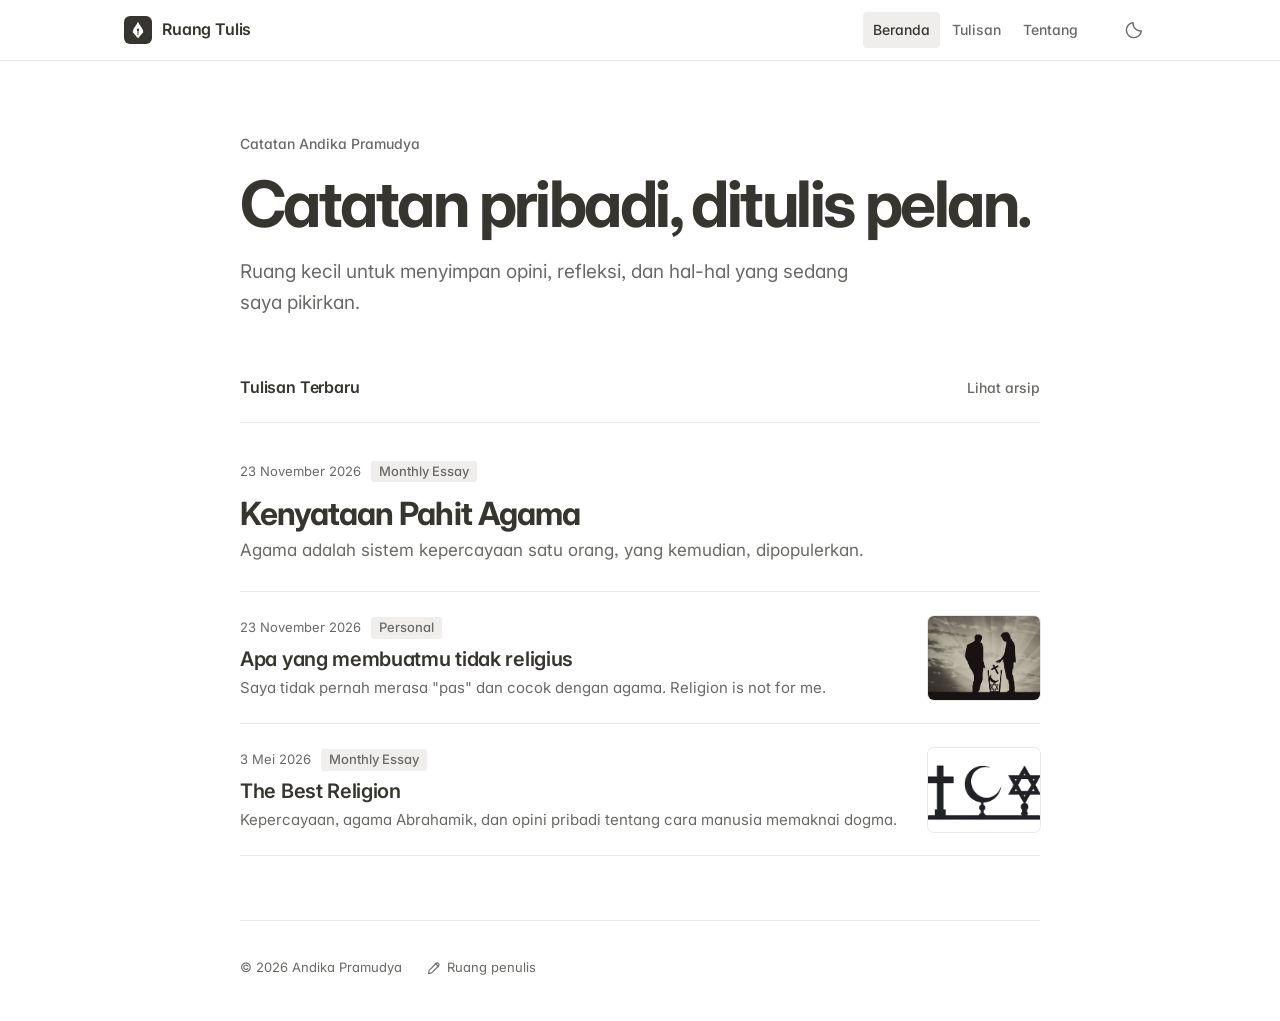
<file: index.html>
<!DOCTYPE html>
<html lang="id">
<head>
  <meta charset="UTF-8" />
  <meta name="viewport" content="width=device-width, initial-scale=1.0" />
  <title>Ruang Tulis</title>
  <meta name="description" content="Catatan pribadi Andika Pramudya: opini, refleksi, dan hal-hal yang sedang dipikirkan." />
  <meta name="theme-color" content="#ffffff" media="(prefers-color-scheme: light)" />
  <meta name="theme-color" content="#191919" media="(prefers-color-scheme: dark)" />
  <link rel="icon" href="favicon.svg" type="image/svg+xml" />
  <meta property="og:type" content="website" />
  <meta property="og:locale" content="id_ID" />
  <meta property="og:site_name" content="Ruang Tulis" />
  <meta property="og:title" content="Ruang Tulis" />
  <meta property="og:description" content="Catatan pribadi, ditulis pelan. Opini, refleksi, dan hal-hal yang sedang dipikirkan." />
  <meta property="og:url" content="https://andikapramudya-project.github.io/Ruang-Tulis/" />
  <meta property="og:image" content="https://andikapramudya-project.github.io/Ruang-Tulis/og-image.png" />
  <meta name="twitter:card" content="summary_large_image" />
  <link rel="preconnect" href="https://fonts.googleapis.com" />
  <link rel="preconnect" href="https://fonts.gstatic.com" crossorigin />
  <link rel="stylesheet" href="https://fonts.googleapis.com/css2?family=Inter:wght@400;500;600;700&display=swap" />
  <link rel="stylesheet" href="style.css" />
  <script src="theme-init.js"></script>
</head>
<body>
  <div class="read-progress" id="readProgress" aria-hidden="true"></div>
    <a class="skip-link" href="#main">Lewati ke isi</a>
  <header class="site-header">
    <div class="header-inner">
    <a href="#home" class="logo" data-page="home"><span class="logo-mark" data-icon="nib"></span>Ruang Tulis</a>

    <nav class="nav-menu" id="navMenu" aria-label="Navigasi utama">
      <a href="#home" data-page="home">Beranda</a>
      <a href="#archive" data-page="archive">Tulisan</a>
      <a href="#about" data-page="about">Tentang</a>
    </nav>

    <div class="header-actions">
      <button class="theme-toggle" id="themeToggle" type="button" aria-label="Ganti tema">
        <span data-icon="moon"></span>
      </button>
      <button class="menu-toggle" id="menuToggle" type="button" aria-label="Buka menu" aria-expanded="false" aria-controls="navMenu">
        <span data-icon="menu"></span>
      </button>
    </div>
    </div>
  </header>

  <main id="main" tabindex="-1">
    <section id="home" class="page active">
      <div class="container hero">
        <p class="eyebrow">Catatan Andika Pramudya</p>
        <h1>Catatan pribadi, ditulis pelan.</h1>
        <p class="hero-text">
          Ruang kecil untuk menyimpan opini, refleksi, dan hal-hal yang sedang saya pikirkan.
        </p>
      </div>

      <div class="container section">
        <div class="section-header">
          <div>
            <h2>Tulisan Terbaru</h2>
          </div>
          <a href="#archive" class="text-link" data-page="archive">Lihat arsip</a>
        </div>

        <div class="post-list compact" id="latestPosts" aria-live="polite" aria-busy="true">
          <span class="sr-only">Memuat tulisan…</span><div class="skeleton" aria-hidden="true"><i></i><i></i><i></i></div><div class="skeleton" aria-hidden="true"><i></i><i></i><i></i></div><div class="skeleton" aria-hidden="true"><i></i><i></i><i></i></div>
        </div>
      </div>
    </section>

    <section id="weekly" class="page">
      <div class="container page-title">
        <h1>Weekly Notes</h1>
        <p>Catatan mingguan yang lebih ringan, pendek, dan dekat dengan hal sehari-hari.</p>
        <nav class="section-nav" aria-label="Jenis tulisan"><a href="#archive" data-page="archive">Semua tulisan</a><a href="#weekly" data-page="weekly">Weekly Notes</a><a href="#monthly" data-page="monthly">Monthly Essays</a></nav>
      </div>

      <div class="container post-list" id="weeklyPosts">
        <p class="empty-state">Memuat tulisan...</p>
      </div>
    </section>

    <section id="monthly" class="page">
      <div class="container page-title">
        <h1>Monthly Essays</h1>
        <p>Tulisan yang lebih panjang dan pelan, biasanya berisi opini atau rangkuman pemikiran.</p>
        <nav class="section-nav" aria-label="Jenis tulisan"><a href="#archive" data-page="archive">Semua tulisan</a><a href="#weekly" data-page="weekly">Weekly Notes</a><a href="#monthly" data-page="monthly">Monthly Essays</a></nav>
      </div>

      <div class="container post-list" id="monthlyPosts">
        <p class="empty-state">Memuat tulisan...</p>
      </div>
    </section>

    <section id="archive" class="page">
      <div class="container page-title">
        <h1>Tulisan</h1>
        <p>Opini, catatan, dan pemikiran dari waktu ke waktu. Tersusun dari yang terbaru.</p>
      </div>

      <div class="container archive">
        <div class="archive-filter" id="archiveFilter">
          <button class="filter-btn active" type="button" data-filter="all" aria-pressed="true">Semua</button>
          <button class="filter-btn" type="button" data-filter="weekly" aria-pressed="false">Weekly</button>
          <button class="filter-btn" type="button" data-filter="monthly" aria-pressed="false">Monthly</button>
          <button class="filter-btn" type="button" data-filter="personal" aria-pressed="false">Personal</button>
        </div>

        <div id="archiveList" aria-live="polite">
          <p class="empty-state">Memuat arsip...</p>
        </div>
      </div>
    </section>

    <section id="about" class="page">
      <div class="container article-body">
        <h1>Halo, saya menulis di sini.</h1>

        <p>
          Blog ini adalah tempat saya menyimpan catatan mingguan, opini bulanan,
          dan hal-hal yang sedang saya pikirkan. Tidak semuanya harus selesai.
          Tidak semuanya harus besar. Kadang tulisan kecil pun cukup untuk
          membuat sesuatu terasa lebih jelas.
        </p>

        <p>
          Saya menulis tentang kehidupan sehari-hari, teknologi, buku,
          produktivitas, internet, dan refleksi personal. Gaya tulisannya santai,
          pelan, dan sebisa mungkin jujur.
        </p>

        <h2>Topik yang sering muncul</h2>
        <ul>
          <li>Refleksi mingguan</li>
          <li>Opini tentang internet dan teknologi</li>
          <li>Buku dan kebiasaan membaca</li>
          <li>Produktivitas yang manusiawi</li>
          <li>Catatan personal</li>
        </ul>
      </div>
    </section>

    <section id="article" class="page">
      <article class="container article-body" id="articleContent">
        <a href="#home" class="back-link" data-page="home">&larr; Kembali ke Home</a>
        <p>Memuat artikel...</p>
      </article>
    </section>
  </main>

  <footer class="site-footer">
    <p>&copy; 2026 Andika Pramudya</p>
    <a href="tulis.html"><span data-icon="pen"></span>Ruang penulis</a>
  </footer>

  <script src="ui.js"></script>
  <script src="assets/renderer.js"></script>
  <script type="module" src="script.js"></script>
</body>
</html>
</file>
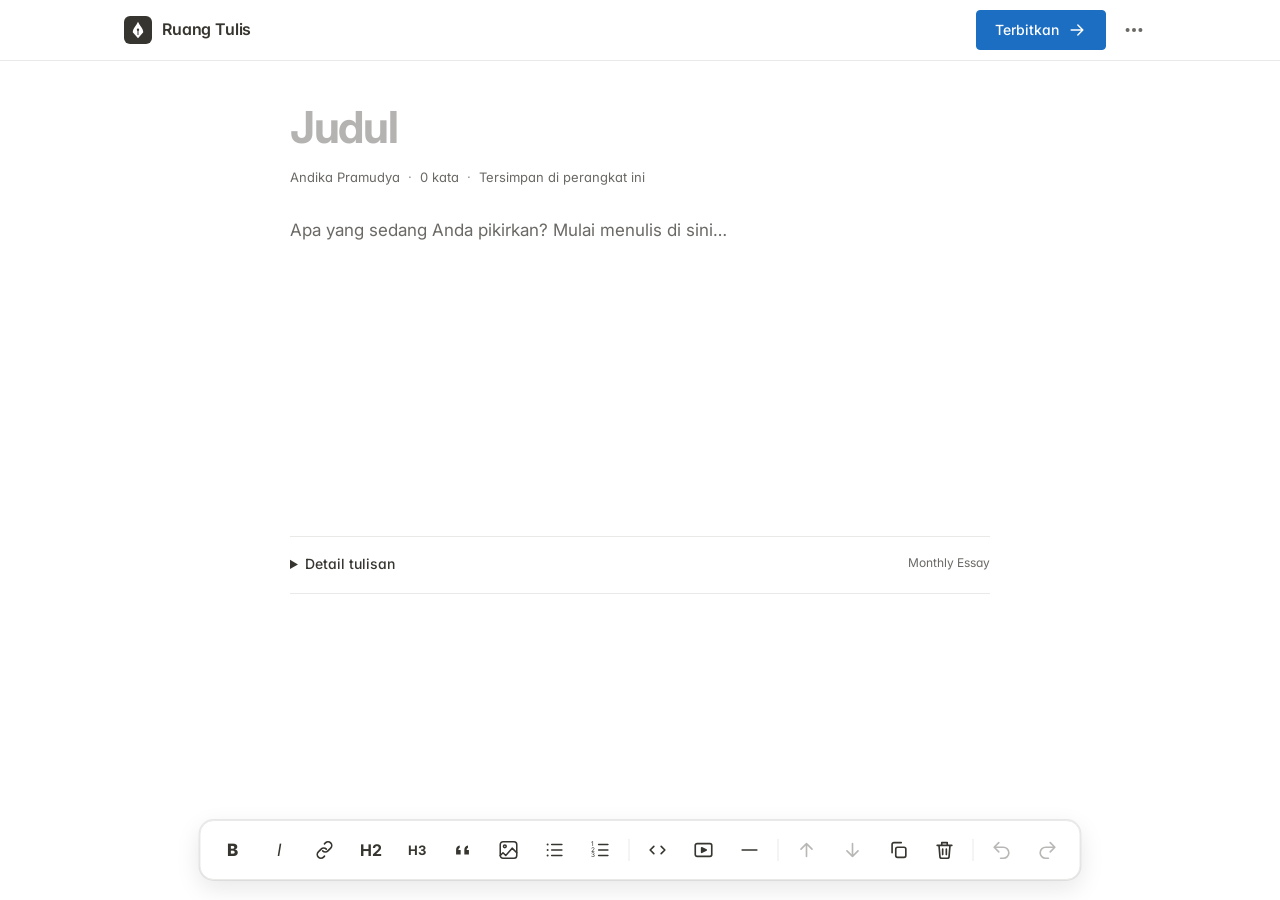
<file: tulis.html>
<!doctype html>
<html lang="id">
<head>
  <meta charset="utf-8"><meta name="viewport" content="width=device-width, initial-scale=1">
  <meta name="robots" content="noindex,nofollow"><meta name="referrer" content="strict-origin-when-cross-origin">
  <title>Ruang Penulis — Ruang Tulis</title>
  <link rel="icon" href="favicon.svg" type="image/svg+xml"><link rel="preconnect" href="https://fonts.googleapis.com"><link rel="preconnect" href="https://fonts.gstatic.com" crossorigin><link rel="stylesheet" href="https://fonts.googleapis.com/css2?family=Inter:wght@400;500;600;700&display=swap"><link rel="stylesheet" href="style.css"><link rel="stylesheet" href="editor.css">
  <script src="theme-init.js"></script>
</head>
<body class="writer-page">
  <a class="skip-link" href="#postTitle">Lewati ke tulisan</a>
  <header class="site-header writer-topbar">
    <div class="header-inner writer-header">
      <a href="index.html" class="logo"><span class="logo-mark" data-icon="nib"></span>Ruang Tulis</a>
      <div class="writer-actions">
        <button class="button button-primary" id="publishButton" type="button">Terbitkan<span data-icon="arrow"></span></button>
        <button class="icon-button" id="menuButton" type="button" aria-label="Menu penulis" aria-haspopup="true" aria-expanded="false" aria-controls="writerMenu"><svg viewBox="0 0 24 24" width="22" height="22" fill="none" stroke="currentColor" stroke-width="1.8" stroke-linecap="round" stroke-linejoin="round" aria-hidden="true"><circle cx="5" cy="12" r="1.3" fill="currentColor"/><circle cx="12" cy="12" r="1.3" fill="currentColor"/><circle cx="19" cy="12" r="1.3" fill="currentColor"/></svg></button>
      </div>
      <div class="writer-menu" id="writerMenu" hidden>
        <button type="button" id="libraryButton"><span data-icon="book"></span>Draf dan tulisan</button>
        <button type="button" id="previewButton"><span data-icon="image"></span>Pratinjau</button>
        <button type="button" id="exportButton">Simpan salinan Markdown</button>
        <div class="menu-row"><span>Tema gelap atau terang</span><button class="theme-toggle" id="themeToggle" type="button" aria-label="Ganti tema"></button></div>
        <div class="menu-connection"><strong id="connectionTitle">Draft milik Anda.</strong><p id="connectionDescription">Tersimpan di perangkat ini. Hubungkan GitHub saat siap menerbitkan.</p><button class="button" id="connectButton" type="button">Hubungkan GitHub</button></div>
        <a href="index.html" class="menu-link">Kembali membaca</a>
      </div>
    </div>
  </header>
  <main class="writer-shell">
    <div id="editorNotice" class="editor-notice" role="status" hidden></div>
    <div id="publicationResult" class="publication-result" role="status" hidden></div>
    <textarea id="postTitle" class="writer-title" rows="1" maxlength="180" placeholder="Judul" aria-label="Judul tulisan" aria-describedby="titleHint"></textarea>
    <p id="titleHint" hidden>Tulis judul, lalu pindah ke isi tulisan di bawah.</p>
    <div class="writer-byline"><span>Andika Pramudya</span><span class="meta-divider">·</span><span id="wordCount">0 kata</span><span class="meta-divider">·</span><span id="saveStatus" role="status" aria-live="polite">Menyiapkan draft…</span></div>
    <div id="writingArea" class="writing-area article-body"><p class="loading-state">Menyiapkan ruang menulis…</p></div>
    <details class="publishing-details" id="postDetails">
      <summary>Detail tulisan <span id="categorySummary">Monthly Essay</span></summary>
      <div class="detail-grid">
        <label>Kategori<select id="postCategory"><option>Monthly Essay</option><option>Weekly Note</option><option>Personal</option></select></label>
        <label>Tanggal<input id="postDate" type="date" required></label>
        <label class="full-width">Alamat tulisan<input id="postSlug" maxlength="90" placeholder="otomatis-dari-judul" spellcheck="false" pattern="[a-z0-9]+(-[a-z0-9]+)*"><span class="field-hint">Dibuat otomatis. Alamat tulisan yang sudah terbit tetap sama.</span></label>
        <label class="full-width">Ringkasan<textarea id="postExcerpt" rows="3" maxlength="400" placeholder="Otomatis dari paragraf pertama, atau tulis ringkasan sendiri."></textarea></label>
      </div>
    </details>
    <noscript><p class="empty-state">Aktifkan JavaScript untuk menggunakan editor.</p></noscript>
  </main>
  <div class="format-bar" id="formatBar" role="toolbar" aria-label="Format tulisan">
    <button type="button" data-command="bold" aria-label="Tebal (Ctrl+B)" aria-pressed="false" title="Tebal (Ctrl+B)"><strong>B</strong></button>
    <button type="button" data-command="italic" aria-label="Miring (Ctrl+I)" aria-pressed="false" title="Miring (Ctrl+I)"><em>I</em></button>
    <button type="button" data-command="link" aria-label="Tambah atau ubah tautan" aria-pressed="false" title="Tautan"><svg viewBox="0 0 24 24" width="22" height="22" fill="none" stroke="currentColor" stroke-width="1.8" stroke-linecap="round" stroke-linejoin="round" aria-hidden="true"><path d="M10 13a4 4 0 0 0 5.7 0l3-3a4 4 0 0 0-5.7-5.7l-1 1M14 11a4 4 0 0 0-5.7 0l-3 3A4 4 0 0 0 11 19.7l1-1"/></svg></button>
    <button type="button" data-command="h2" aria-label="Judul bagian" aria-pressed="false" title="Judul bagian"><span class="fb-text">H2</span></button>
    <button type="button" data-command="h3" aria-label="Subjudul" aria-pressed="false" title="Subjudul"><span class="fb-text fb-small">H3</span></button>
    <button type="button" data-command="blockquote" aria-label="Kutipan" aria-pressed="false" title="Kutipan"><svg viewBox="0 0 24 24" width="22" height="22" aria-hidden="true"><path d="M5 17v-5a5 5 0 0 1 4-5v2.5A2.5 2.5 0 0 0 7.5 12H10v5zM14 17v-5a5 5 0 0 1 4-5v2.5A2.5 2.5 0 0 0 16.5 12H19v5z" fill="currentColor"/></svg></button>
    <button type="button" id="imageButton" aria-label="Tambah gambar" title="Tambah gambar"><span data-icon="image"></span></button>
    <button type="button" data-command="bulletList" aria-label="Daftar poin" aria-pressed="false" title="Daftar poin"><svg viewBox="0 0 24 24" width="22" height="22" fill="none" stroke="currentColor" stroke-width="1.8" stroke-linecap="round" stroke-linejoin="round" aria-hidden="true"><path d="M9 6h11M9 12h11M9 18h11"/><circle cx="4.5" cy="6" r="1.1" fill="currentColor" stroke="none"/><circle cx="4.5" cy="12" r="1.1" fill="currentColor" stroke="none"/><circle cx="4.5" cy="18" r="1.1" fill="currentColor" stroke="none"/></svg></button>
    <button type="button" data-command="orderedList" aria-label="Daftar nomor" aria-pressed="false" title="Daftar nomor"><svg viewBox="0 0 24 24" width="22" height="22" fill="none" stroke="currentColor" stroke-width="1.8" stroke-linecap="round" stroke-linejoin="round" aria-hidden="true"><path d="M10 6h10M10 12h10M10 18h10"/><text x="2" y="8" font-size="7" fill="currentColor" stroke="none">1</text><text x="2" y="14" font-size="7" fill="currentColor" stroke="none">2</text><text x="2" y="20" font-size="7" fill="currentColor" stroke="none">3</text></svg></button>
    <span class="toolbar-divider" aria-hidden="true"></span>
    <button type="button" data-command="code" aria-label="Kode (teks terpilih jadi kode sebaris, selain itu blok kode)" aria-pressed="false" title="Kode (teks terpilih jadi kode sebaris, selain itu blok kode)"><svg viewBox="0 0 24 24" width="22" height="22" fill="none" stroke="currentColor" stroke-width="1.8" stroke-linecap="round" stroke-linejoin="round" aria-hidden="true"><path d="m8 8-4 4 4 4M16 8l4 4-4 4"/></svg></button>
    <button type="button" data-command="embed" aria-label="Sematkan video atau media sosial" title="Sematkan video atau media sosial"><svg viewBox="0 0 24 24" width="22" height="22" fill="none" stroke="currentColor" stroke-width="1.8" stroke-linecap="round" stroke-linejoin="round" aria-hidden="true"><rect x="3" y="5" width="18" height="14" rx="2"/><path d="m10 9.5 5 2.5-5 2.5z" fill="currentColor"/></svg></button>
    <button type="button" data-command="hr" aria-label="Garis pemisah" title="Garis pemisah"><svg viewBox="0 0 24 24" width="22" height="22" fill="none" stroke="currentColor" stroke-width="1.8" stroke-linecap="round" stroke-linejoin="round" aria-hidden="true"><path d="M4 12h16"/></svg></button>
    <span class="toolbar-divider" aria-hidden="true"></span>
    <button type="button" data-command="moveUp" aria-label="Naikkan blok (Alt+↑)" title="Naikkan blok (Alt+↑)"><svg viewBox="0 0 24 24" width="22" height="22" fill="none" stroke="currentColor" stroke-width="1.8" stroke-linecap="round" stroke-linejoin="round" aria-hidden="true"><path d="M12 19V5M6 11l6-6 6 6"/></svg></button>
    <button type="button" data-command="moveDown" aria-label="Turunkan blok (Alt+↓)" title="Turunkan blok (Alt+↓)"><svg viewBox="0 0 24 24" width="22" height="22" fill="none" stroke="currentColor" stroke-width="1.8" stroke-linecap="round" stroke-linejoin="round" aria-hidden="true"><path d="M12 5v14M6 13l6 6 6-6"/></svg></button>
    <button type="button" data-command="duplicate" aria-label="Gandakan blok" title="Gandakan blok"><svg viewBox="0 0 24 24" width="22" height="22" fill="none" stroke="currentColor" stroke-width="1.8" stroke-linecap="round" stroke-linejoin="round" aria-hidden="true"><rect x="9" y="9" width="11" height="11" rx="2"/><path d="M5 15V6a2 2 0 0 1 2-2h8"/></svg></button>
    <button type="button" data-command="deleteBlock" aria-label="Hapus blok" title="Hapus blok"><svg viewBox="0 0 24 24" width="22" height="22" fill="none" stroke="currentColor" stroke-width="1.8" stroke-linecap="round" stroke-linejoin="round" aria-hidden="true"><path d="M4 7h16M10 11v6M14 11v6M6 7l1 12a2 2 0 0 0 2 2h6a2 2 0 0 0 2-2l1-12M9 7V4h6v3"/></svg></button>
    <span class="toolbar-divider" aria-hidden="true"></span>
    <button type="button" data-command="undo" aria-label="Urungkan" title="Urungkan"><svg viewBox="0 0 24 24" width="22" height="22" fill="none" stroke="currentColor" stroke-width="1.8" stroke-linecap="round" stroke-linejoin="round" aria-hidden="true"><path d="M9 14 4 9l5-5M4 9h10a6 6 0 0 1 0 12h-3"/></svg></button>
    <button type="button" data-command="redo" aria-label="Ulangi" title="Ulangi"><svg viewBox="0 0 24 24" width="22" height="22" fill="none" stroke="currentColor" stroke-width="1.8" stroke-linecap="round" stroke-linejoin="round" aria-hidden="true"><path d="m15 14 5-5-5-5M20 9H10a6 6 0 0 0 0 12h3"/></svg></button>
    <button type="button" id="moreFormatsButton" aria-haspopup="dialog" hidden aria-label="Format lainnya"></button>
  </div>
  <input id="imageInput" type="file" accept="image/jpeg,image/png,image/webp,image/gif" multiple hidden>
  <dialog id="libraryDialog" aria-labelledby="libraryTitle"><div class="dialog-heading"><h2 id="libraryTitle">Ruang tulisan Anda</h2><button type="button" class="icon-button" data-close-dialog aria-label="Tutup"><span data-icon="close"></span></button></div><button class="button button-primary" id="newDraftButton" type="button"><span data-icon="plus"></span>Tulisan baru</button><h3 class="dialog-section-title">Draft di perangkat ini</h3><div id="draftList"></div><h3 class="dialog-section-title">Sudah terbit</h3><p class="field-hint" id="publishedHint">Hubungkan GitHub untuk menyunting versi terbaru.</p><div id="publishedList"></div><button class="button library-connect" id="libraryConnectButton" type="button">Hubungkan GitHub</button></dialog>
  <dialog id="formatsDialog" aria-labelledby="formatsHeading"><div class="dialog-heading"><h2 id="formatsHeading">Format lainnya</h2><button type="button" class="icon-button" data-close-dialog aria-label="Tutup"><span data-icon="close"></span></button></div><div class="format-options" role="group" aria-label="Format tambahan"><button class="button" type="button" data-command="h3" aria-pressed="false">Subjudul</button><button class="button" type="button" data-command="blockquote" aria-pressed="false">Kutipan</button><button class="button" type="button" data-command="bulletList" aria-pressed="false">Daftar poin</button><button class="button" type="button" data-command="orderedList" aria-pressed="false">Daftar nomor</button><button class="button" type="button" data-command="undo">Urungkan</button><button class="button" type="button" data-command="redo">Ulangi</button></div></dialog>
  <dialog id="previewDialog" class="preview-dialog" aria-labelledby="previewHeading"><div class="dialog-heading"><h2 id="previewHeading">Pratinjau tulisan</h2><button type="button" class="icon-button" data-close-dialog aria-label="Tutup pratinjau"><span data-icon="close"></span></button></div><article id="previewContent" class="article-body"></article></dialog>
  <dialog id="linkDialog" aria-labelledby="linkHeading"><form id="linkForm"><div class="dialog-heading"><h2 id="linkHeading">Tautan</h2><button type="button" class="icon-button" data-close-dialog aria-label="Tutup"><span data-icon="close"></span></button></div><label>Alamat tautan<input id="linkUrl" type="url" placeholder="https://" required></label><div class="dialog-actions"><button class="button button-quiet" id="removeLinkButton" type="button">Hapus tautan</button><button class="button button-primary" type="submit">Simpan tautan</button></div></form></dialog>
  <dialog id="imageDialog" aria-labelledby="imageHeading"><form id="imageForm"><div class="dialog-heading"><h2 id="imageHeading">Detail gambar</h2><button type="button" class="icon-button" data-close-dialog aria-label="Tutup"><span data-icon="close"></span></button></div><label>Deskripsi gambar<input id="imageAlt" maxlength="300" placeholder="Jelaskan isi gambar untuk pembaca layar" required></label><label>Keterangan (opsional)<input id="imageCaption" maxlength="300" placeholder="Keterangan atau sumber gambar"></label><div class="dialog-actions"><button class="button button-primary" type="submit">Simpan</button></div></form></dialog>
  <dialog id="imageSourceDialog" aria-labelledby="imageSourceHeading"><form id="imageUrlForm"><div class="dialog-heading"><h2 id="imageSourceHeading">Tambah gambar</h2><button type="button" class="icon-button" data-close-dialog aria-label="Tutup"><span data-icon="close"></span></button></div><button class="button button-primary" id="pickImageFile" type="button"><span data-icon="image"></span>Pilih dari perangkat</button><p class="dialog-or">atau</p><label>Alamat gambar<input id="imageUrl" type="url" placeholder="https://contoh.com/gambar.jpg" required></label><span class="field-hint">Gambar diunduh dan disimpan di blog saat Anda menerbitkan. Format JPEG, PNG, WebP, atau GIF.</span><div class="dialog-actions"><button class="button button-primary" type="submit">Tambah dari alamat</button></div></form></dialog>
  <dialog id="embedDialog" aria-labelledby="embedHeading"><form id="embedForm"><div class="dialog-heading"><h2 id="embedHeading">Sematkan media</h2><button type="button" class="icon-button" data-close-dialog aria-label="Tutup"><span data-icon="close"></span></button></div><label>Alamat tautan<input id="embedUrl" type="url" placeholder="https://www.youtube.com/watch?v=…" required></label><span class="field-hint">Didukung: YouTube, X (Twitter), Instagram, Facebook, Telegram, dan TikTok.</span><div class="dialog-actions"><button class="button button-primary" type="submit">Sematkan</button></div></form></dialog>
  <dialog id="draftChoiceDialog" aria-labelledby="draftChoiceTitle"><div class="dialog-heading"><h2 id="draftChoiceTitle">Ada draf di perangkat ini</h2><button type="button" class="icon-button" data-close-dialog aria-label="Tutup"><span data-icon="close"></span></button></div><p id="draftChoiceText"></p><div class="draft-choice-actions"><button class="button button-primary" id="useLocalDraft" type="button">Lanjutkan draf di perangkat<small id="draftChoiceTime"></small></button><button class="button" id="useRemoteDraft" type="button">Ambil versi terbaru dari GitHub<small>Draf lain untuk tulisan ini di perangkat dihapus</small></button><button class="button button-quiet" type="button" data-close-dialog>Batal</button></div></dialog>
  <div class="opening-overlay" id="openingOverlay" role="status" aria-live="polite" hidden><div class="opening-box"><p id="openingText">Membuka tulisan…</p><div class="dialog-actions"><button class="button button-quiet" id="openingClose" type="button" hidden>Tutup</button><button class="button button-primary" id="openingConnect" type="button" hidden>Hubungkan GitHub</button></div></div></div>
  <dialog id="setupDialog" aria-labelledby="setupHeading"><div class="dialog-heading"><h2 id="setupHeading">Hubungkan ruang menulis</h2><button type="button" class="icon-button" data-close-dialog aria-label="Tutup"><span data-icon="close"></span></button></div><p>Menulis dan menyimpan draft sudah bisa digunakan. Penerbitan memerlukan aktivasi layanan satu kali oleh pemilik blog.</p><ol><li>Aktifkan layanan penerbitan Cloudflare.</li><li>Daftarkan login GitHub untuk Ruang Tulis.</li><li>Isi alamat layanan pada konfigurasi website.</li></ol><p>Sesudah terhubung, cukup masuk dengan GitHub lalu klik Terbitkan.</p><a class="button" href="https://github.com/andikapramudya-project/Ruang-Tulis/blob/main/docs/AKTIVASI-EDITOR.md" target="_blank" rel="noopener">Buka panduan aktivasi <span data-icon="arrow"></span></a></dialog>
  <script src="site.config.js"></script><script src="ui.js"></script><script type="module" src="assets/editor.js"></script><script src="manage.js" defer></script><script src="writer-ui.js" defer></script>
</body>
</html>
</file>
<file: style.css>
/* ==========================================================================
   Ruang Tulis — bersih, modern, minimal (gaya Notion)
   Struktur: 1) token  2) dasar  3) header  4) tombol  5) beranda  6) daftar tulisan
            7) arsip  8) artikel  9) footer  10) animasi  11) responsif
   Semua nama variabel (--bg, --text, dst.) dipakai juga oleh editor.css.
   ========================================================================== */

/* 1) TOKEN -------------------------------------------------------------- */
:root {
  color-scheme: light;
  --bg: #ffffff;
  --text: #37352f;
  --text-muted: #6b6965;
  --surface: #f7f6f3;
  --surface-hover: #efeeec;
  --border: #e9e9e7;
  --control-border: #8e8b86;
  --accent: #1b6ec2;
  --on-accent: #ffffff;
  --quote-bg: #f7f6f3;
  --danger: #a32c27;
  --success: #246348;


  --font-main: Inter, ui-sans-serif, -apple-system, BlinkMacSystemFont, "Segoe UI", Helvetica, Arial, sans-serif;
  --font-display: var(--font-main);

  --space-1: 4px; --space-2: 8px; --space-3: 12px; --space-4: 16px;
  --space-6: 24px; --space-8: 32px; --space-12: 48px; --space-16: 64px;
  --radius-control: 4px; --radius-panel: 6px; --radius-dialog: 10px;
  --shadow: 0 0 0 1px rgb(55 53 47 / .09), 0 8px 24px rgb(15 15 15 / .1);

  --motion-fast: 120ms; --motion-base: 160ms; --motion-panel: 180ms;
  --max-width: 800px; --reading-width: 700px; --wide-width: 1080px;
}
:root[data-theme="dark"] {
  color-scheme: dark;
  --bg: #191919; --text: #ebebea; --text-muted: #9b9a97;
  --surface: #252525; --surface-hover: #2f2f2f; --border: #373737;
  --control-border: #787774; --accent: #529cca; --on-accent: #0b1a26;
  --quote-bg: #252525; --danger: #ffaaa4; --success: #9ad6b6;
  --shadow: 0 0 0 1px rgb(255 255 255 / .08), 0 12px 32px rgb(0 0 0 / .45);
}

/* 2) DASAR -------------------------------------------------------------- */
* { box-sizing: border-box; }
html { scroll-behavior: smooth; scroll-padding-top: 90px; }
body {
  margin: 0; background: var(--bg); color: var(--text);
  font: 400 16px/1.6 var(--font-main); -webkit-font-smoothing: antialiased;
  font-feature-settings: "cv11", "ss03"; /* bentuk huruf Inter yang lebih tegas */
  transition: background-color var(--motion-base), color var(--motion-base);
}
a { color: inherit; text-decoration: none; text-underline-offset: 3px; }
a:hover { text-decoration: underline; text-decoration-thickness: 1px; }
button, input, select, textarea { font: inherit; color: inherit; }
button, a, input, select, textarea, summary { touch-action: manipulation; }
button, summary { cursor: pointer; }
button { transition: background-color var(--motion-fast), color var(--motion-fast), border-color var(--motion-fast); }
button:disabled { opacity: .55; cursor: not-allowed; }
:focus-visible { outline: 2px solid var(--accent); outline-offset: 3px; }
h1:focus, h2:focus, [tabindex="-1"]:focus { outline: none; }
[hidden] { display: none !important; }
img, svg { max-width: 100%; }
img { display: block; height: auto; }
svg { flex-shrink: 0; vertical-align: middle; }
::selection { background: color-mix(in srgb, var(--accent) 25%, transparent); }

h1, h2, h3 { font-family: var(--font-display); font-weight: 600; line-height: 1.2; overflow-wrap: anywhere; }
h1 { font-size: clamp(34px, 5.5vw, 48px); font-weight: 700; letter-spacing: -.035em; margin: 0 0 var(--space-6); }
h2 { font-size: 24px; letter-spacing: -.02em; margin: 0; }
h3 { font-size: 20px; letter-spacing: -.015em; margin: 0 0 8px; }
p { margin: 0 0 var(--space-4); }

.container { width: min(calc(100% - 48px), var(--max-width)); margin-inline: auto; }
.skip-link { position: fixed; top: -100px; left: 16px; z-index: 300; background: var(--bg); border: 1px solid var(--accent); padding: 10px 16px; border-radius: var(--radius-control); }
.skip-link:focus { top: 10px; }
.sr-only { position: absolute; width: 1px; height: 1px; overflow: hidden; clip-path: inset(50%); white-space: nowrap; }

/* label kategori (pil kecil abu-abu netral) */
.tag { display: inline-block; padding: 1px 8px; border-radius: 3px; font-size: 13px; font-weight: 500; line-height: 1.5; background: var(--surface-hover); color: var(--text-muted); white-space: nowrap; }

/* 3) HEADER ------------------------------------------------------------- */
.site-header { position: sticky; top: 0; z-index: 100; background: var(--bg); border-bottom: 1px solid var(--border); }
.header-inner { max-width: var(--wide-width); margin: auto; min-height: 60px; display: flex; align-items: center; gap: 24px; padding: 8px 24px; }
.logo { display: inline-flex; align-items: center; gap: 10px; font-size: 16px; font-weight: 600; letter-spacing: -.01em; white-space: nowrap; min-height: 44px; }
.logo:hover { text-decoration: none; }
.logo-mark { display: grid; place-items: center; width: 28px; height: 28px; background: var(--text); color: var(--bg); border-radius: 6px; }
.logo-mark svg { width: 24px; height: 24px; }
.nav-menu { display: flex; gap: 2px; margin-left: auto; }
.nav-menu a { display: inline-flex; align-items: center; min-height: 36px; padding: 6px 10px; border-radius: var(--radius-control); color: var(--text-muted); font-size: 14px; font-weight: 500; transition: background-color var(--motion-fast), color var(--motion-fast); }
.nav-menu a:hover, .nav-menu a.active { color: var(--text); background: var(--surface-hover); text-decoration: none; }
.header-actions { display: flex; align-items: center; gap: 4px; }
.icon-button, .theme-toggle, .menu-toggle { display: inline-flex; align-items: center; justify-content: center; width: 44px; min-width: 44px; height: 44px; padding: 0; border: 1px solid transparent; border-radius: var(--radius-control); background: transparent; color: var(--text-muted); }
.icon-button:hover, .theme-toggle:hover, .menu-toggle:hover { background: var(--surface-hover); color: var(--text); }
.menu-toggle { display: none; }

/* 4) TOMBOL ------------------------------------------------------------- */
.button { min-height: 44px; padding: 8px 16px; border: 1px solid var(--border); border-radius: var(--radius-control); display: inline-flex; align-items: center; justify-content: center; gap: 8px; background: var(--bg); font-size: 14px; font-weight: 500; line-height: 1.4; text-decoration: none; white-space: nowrap; box-shadow: 0 1px 1px rgb(15 15 15 / .04); }
.button:hover { background: var(--surface); text-decoration: none; }
.button-primary, .button-accent { background: var(--accent); border-color: var(--accent); color: var(--on-accent); box-shadow: none; }
.button-primary:hover, .button-accent:hover { background: var(--accent); filter: brightness(.93); }
.button-quiet { border-color: transparent; color: var(--text-muted); background: transparent; box-shadow: none; }
.button-quiet:hover { background: var(--surface-hover); color: var(--text); }
.text-link, .back-link, .read-more { display: inline-flex; align-items: center; gap: 8px; min-height: 44px; font-size: 14px; font-weight: 500; }
.text-link { color: var(--text-muted); }
.text-link:hover { color: var(--text); }

/* 5) BERANDA ------------------------------------------------------------ */
.page { display: none; }
.page.active { display: block; animation: page-in var(--motion-base) ease-out; }

.hero { padding-top: 72px; padding-bottom: 48px; }
.eyebrow { margin: 0 0 16px; color: var(--text-muted); font-size: 14px; font-weight: 500; line-height: 1.5; }
.hero h1 { max-width: 14em; font-size: clamp(40px, 7vw, 64px); line-height: 1.05; letter-spacing: -.04em; margin-bottom: 20px; }
.hero-text { max-width: 32em; color: var(--text-muted); font-size: 19px; line-height: 1.6; margin: 0; }
.hero-byline { display: flex; align-items: center; gap: 10px; margin-top: 22px; color: var(--text-muted); font-size: 14px; }
.byline-rule { width: 24px; height: 1px; background: var(--control-border); }
.section { padding-bottom: 64px; }
.section-header { display: flex; align-items: center; justify-content: space-between; gap: 16px; margin-bottom: 4px; padding-bottom: 12px; border-bottom: 1px solid var(--border); }
.section-header h2 { font-size: 16px; font-weight: 600; letter-spacing: -.01em; }

/* 6) DAFTAR TULISAN ----------------------------------------------------- */
.post-list { padding-bottom: 64px; }
.post-list.compact { padding-bottom: 0; }
.post-card { position: relative; padding: 24px 12px; margin-inline: -12px; border-radius: var(--radius-panel); display: grid; grid-template-columns: minmax(0, 1fr) 112px; gap: 6px 24px; align-items: center; transition: background-color var(--motion-fast); }
.post-card::before { content: ""; position: absolute; left: 12px; right: 12px; bottom: 0; height: 1px; background: var(--border); }
@media (hover: hover) { .post-card:hover { background: var(--surface); } }
.post-card .post-meta { grid-column: 1; grid-row: 1; }
.post-card .post-copy { grid-column: 1; grid-row: 2; min-width: 0; }
.post-card .post-cover { grid-column: 2; grid-row: 1 / span 2; }
.post-card h3 { font-size: 20px; line-height: 1.3; font-weight: 600; margin-bottom: 4px; }
.post-card h3 a:hover { text-decoration: none; }
.post-card p:not(.post-meta) { color: var(--text-muted); font-size: 15px; line-height: 1.6; margin: 0; display: -webkit-box; -webkit-box-orient: vertical; -webkit-line-clamp: 3; line-clamp: 3; overflow: hidden; }
.post-card .post-copy a::after { content: ""; position: absolute; inset: 0; }  /* seluruh kartu bisa diklik */
.post-meta { margin: 0; color: var(--text-muted); font-size: 13px; display: flex; flex-wrap: wrap; gap: 4px 10px; align-items: center; }
.post-cover { overflow: hidden; border-radius: var(--radius-panel); aspect-ratio: 4 / 3; background: var(--surface); box-shadow: 0 0 0 1px var(--border); }
.post-cover img { width: 100%; height: 100%; object-fit: cover; transition: transform 500ms cubic-bezier(.2, .7, .2, 1); }
@media (hover: hover) { .post-card:hover .post-cover img { transform: scale(1.05); } }
.read-more { display: none; }
.post-card:not(.has-cover) { grid-template-columns: minmax(0, 1fr); }
.post-card:not(.has-cover) .post-meta, .post-card:not(.has-cover) .post-copy { grid-column: 1; }

/* kartu unggulan: sampul lebar di atas, tanpa kotak */
.post-featured { grid-template-columns: 1fr; padding: 20px 12px 28px; gap: 14px; }
.post-featured .post-cover { grid-column: 1; grid-row: 1; aspect-ratio: 16 / 7; }
.post-featured .post-meta { grid-row: 2; }
.post-featured .post-copy { grid-row: 3; }
.post-featured h3 { font-size: clamp(26px, 4vw, 32px); line-height: 1.15; letter-spacing: -.03em; font-weight: 700; }
.post-featured p:not(.post-meta) { font-size: 17px; }

.page-title { padding-top: 56px; padding-bottom: 24px; }
.page-title h1 { font-size: clamp(34px, 5.5vw, 44px); }
.page-title > p:not(.eyebrow) { max-width: 34em; color: var(--text-muted); font-size: 17px; }
.section-nav { display: flex; flex-wrap: wrap; gap: 2px; margin-top: 20px; padding-top: 12px; border-top: 1px solid var(--border); }
.section-nav a { min-height: 36px; padding: 6px 10px; font-size: 14px; font-weight: 500; border-radius: var(--radius-control); color: var(--text-muted); display: inline-flex; align-items: center; }
.section-nav a:hover, .section-nav a.active { color: var(--text); background: var(--surface-hover); text-decoration: none; }

.empty-state { padding: 24px; border: 1px solid var(--border); border-radius: var(--radius-panel); background: var(--surface); color: var(--text-muted); font-size: 15px; line-height: 1.7; }
.empty-state strong { display: block; color: var(--text); font-weight: 600; margin-bottom: 4px; }
.empty-state .text-link { margin-top: 8px; color: var(--text); }
.loading-state { color: var(--text-muted); padding: 24px 0; font-size: 15px; display: flex; align-items: center; gap: 10px; }
.loading-dot { width: 7px; height: 7px; background: var(--text-muted); border-radius: 50%; animation: pulse 1s ease infinite alternate; }

/* kerangka tunggu (skeleton) */
.skeleton { display: grid; gap: 12px; padding: 24px 0; border-bottom: 1px solid var(--border); }
.skeleton i { display: block; height: 14px; border-radius: 3px; background: var(--surface-hover); animation: pulse 1s ease infinite alternate; }
.skeleton i:nth-child(1) { width: 28%; height: 11px; }
.skeleton i:nth-child(2) { width: 72%; height: 22px; }
.skeleton i:nth-child(3) { width: 90%; }

/* 7) ARSIP -------------------------------------------------------------- */
.archive { padding-bottom: 64px; }
.archive-filter { display: flex; flex-wrap: wrap; gap: 4px; margin-bottom: 28px; }
.filter-btn { min-height: 36px; padding: 6px 12px; border: 1px solid transparent; border-radius: var(--radius-control); background: transparent; color: var(--text-muted); font-size: 14px; font-weight: 500; }
.filter-btn:hover { background: var(--surface-hover); }
.filter-btn.active { color: var(--text); background: var(--surface-hover); }
.archive-group { margin: 0 0 32px; }
.archive-group h2 { font-size: 13px; font-weight: 600; letter-spacing: 0; color: var(--text-muted); margin-bottom: 4px; }
.archive-group ul { list-style: none; margin: 0; padding: 0; }
.archive-group li { display: grid; grid-template-columns: 64px minmax(0, 1fr) auto; gap: 16px; align-items: center; border-bottom: 1px solid var(--border); }
.archive-group a { padding-block: 12px; font-size: 16px; font-weight: 500; overflow-wrap: anywhere; }
.archive-group a:hover { text-decoration: underline; }
.archive-group time { font-size: 13px; color: var(--text-muted); }
.archive-group small { text-align: right; }

/* 8) ARTIKEL ------------------------------------------------------------ */
.article-body { max-width: min(var(--reading-width), calc(100% - 48px)); padding-top: 32px; padding-bottom: 72px; overflow-wrap: anywhere; font-size: 17px; line-height: 1.75; }
.article-body h1 { font-size: clamp(32px, 5.5vw, 44px); line-height: 1.12; margin: 20px 0 20px; }
.article-body h2 { font-size: 26px; margin: 44px 0 12px; }
.article-body h3 { font-size: 21px; margin: 32px 0 10px; }
.article-body p { margin: 0 0 1em; }
.article-body ul, .article-body ol { padding-left: 26px; }
.article-body li { margin: 6px 0; }
.article-body img { width: 100%; max-height: 80vh; object-fit: contain; background: var(--surface); margin: 28px 0; border-radius: var(--radius-panel); }
.article-body a:not(.back-link):not(.button):not(.pager-link) { color: var(--accent); text-decoration: underline; text-decoration-thickness: 1px; text-underline-offset: 3px; }
.article-body blockquote { margin: 24px 0; padding: 2px 0 2px 18px; border-left: 3px solid var(--text); }
.article-body blockquote.closing-quote { margin: 40px 0 24px; padding: 18px 22px; border: 0; background: var(--quote-bg); border-radius: var(--radius-panel); }
.article-body blockquote p { margin: 10px 0; }
.article-body hr { border: 0; border-top: 1px solid var(--border); margin: 36px 0; }
.article-body .after-closing-quote { display: none; }
.article-body pre { overflow-x: auto; border-radius: var(--radius-control); background: var(--surface); padding: 16px; font-size: 14px; }
.article-body code { background: var(--surface-hover); padding: 2px 5px; border-radius: 3px; font-size: .88em; }
.article-body pre code { padding: 0; background: none; }
.article-body figure { margin: 28px 0; }
.article-body figure img { margin: 0; }
figcaption { font-size: 14px; line-height: 1.6; color: var(--text-muted); text-align: center; margin-top: 8px; }
.broken-image { padding: 20px; background: var(--surface); border: 1px solid var(--border); color: var(--text-muted); font-size: 14px; border-radius: var(--radius-panel); }

/* breadcrumb */
.crumb-row { display: flex; align-items: center; justify-content: space-between; gap: 12px; flex-wrap: wrap; font-size: 14px; color: var(--text-muted); }
.crumbs { display: flex; align-items: center; gap: 6px; flex-wrap: wrap; }
.crumbs a { display: inline-flex; align-items: center; min-height: 36px; padding: 0 6px; margin-left: -6px; border-radius: var(--radius-control); color: var(--text-muted); }
.crumbs a:hover { background: var(--surface-hover); color: var(--text); text-decoration: none; }
.crumbs span[aria-hidden] { opacity: .6; }

/* satu baris info di bawah judul */
.article-body .article-meta { margin: 0 0 32px; font-size: 14px; color: var(--text-muted); }

/* bar progres baca di tepi atas layar (hanya halaman artikel) */
.read-progress { position: fixed; top: 0; left: 0; right: 0; height: 3px; z-index: 200; background: var(--text); transform: scaleX(0); transform-origin: left; pointer-events: none; opacity: 0; transition: opacity var(--motion-base); }
.read-progress.on { opacity: 1; }

.pager { display: grid; grid-template-columns: 1fr 1fr; gap: 12px; margin-top: 56px; }
.pager-link { display: block; padding: 14px 16px; border: 1px solid var(--border); border-radius: var(--radius-panel); color: var(--text); transition: background-color var(--motion-fast); }
.pager-link small { display: block; font-size: 13px; color: var(--text-muted); margin-bottom: 2px; }
.pager-link span { font-size: 16px; font-weight: 600; line-height: 1.35; }
.pager-link:hover { background: var(--surface); text-decoration: none; }
.pager-next { text-align: right; grid-column: 2; }
.pager-prev { grid-column: 1; }

/* 9) FOOTER ------------------------------------------------------------- */
.site-footer { width: min(calc(100% - 48px), var(--max-width)); margin: auto; border-top: 1px solid var(--border); padding: 24px 0 32px; display: flex; align-items: center; justify-content: flex-start; flex-wrap: wrap; gap: 0 24px; color: var(--text-muted); font-size: 13px; }
.site-footer p { margin: 0; }
.site-footer div { display: flex; flex-wrap: wrap; gap: 8px 20px; align-items: center; }
.site-footer a { display: inline-flex; align-items: center; gap: 6px; min-height: 44px; font-size: 13px; }
.site-footer a:hover { color: var(--text); }
.site-footer svg { width: 15px; height: 15px; }

/* 10) ANIMASI ----------------------------------------------------------- */
@keyframes page-in { from { opacity: 0; } to { opacity: 1; } }
@keyframes pulse { to { opacity: .4; } }
@media (prefers-reduced-motion: reduce) {
  *, *::before, *::after { animation: none !important; transition: none !important; scroll-behavior: auto !important; }
  html { scroll-behavior: auto; }
  .read-progress { display: none; }
}

/* 11) RESPONSIF --------------------------------------------------------- */
@media (max-width: 900px) {
  .header-inner { gap: 12px; padding-inline: 20px; }
}
@media (max-width: 740px) {
  .header-inner { min-height: 56px; padding: 6px 16px; }
  .header-actions { margin-left: auto; gap: 2px; }
  .menu-toggle { display: inline-flex; }
  .nav-menu { display: none; position: absolute; top: 55px; left: 12px; right: 12px; margin: 0; padding: 6px; flex-direction: column; border-radius: var(--radius-panel); background: var(--bg); box-shadow: var(--shadow); }
  .nav-menu.open { display: flex; animation: page-in var(--motion-panel) ease-out; }
  .nav-menu a { font-size: 16px; min-height: 46px; padding: 10px 12px; }
  .container { width: calc(100% - 40px); }
  .hero { padding: 44px 0 36px; }
  .hero-text { font-size: 17px; }
  .post-card { grid-template-columns: minmax(0, 1fr) 84px; gap: 6px 16px; padding: 20px 10px; margin-inline: -10px; }
  .post-card::before { left: 10px; right: 10px; }
  .post-card h3 { font-size: 18px; }
  .post-featured { grid-template-columns: minmax(0, 1fr); padding: 16px 10px 24px; }
  .post-featured .post-cover { aspect-ratio: 16 / 10; }
  .post-featured h3 { font-size: 25px; }
  .page-title { padding-top: 36px; padding-bottom: 16px; }
  .archive-group li { grid-template-columns: 52px minmax(0, 1fr); gap: 10px; }
  .archive-group small { display: none; }
  .article-body { max-width: calc(100% - 40px); padding-top: 20px; font-size: 16px; }
  .article-body h2 { font-size: 23px; }
  .pager { grid-template-columns: 1fr; }
  .pager-next, .pager-prev { grid-column: 1; text-align: left; }
  .site-footer { width: calc(100% - 40px); gap: 0 20px; }
}

/* Media sematan (YouTube, X, Instagram, Facebook, Telegram, TikTok) */
.article-body iframe[data-embed] { display: block; width: 100%; max-width: 100%; border: 0; margin: 24px 0; border-radius: var(--radius-control); background: var(--surface); }
.article-body iframe[data-embed="youtube"] { height: auto; aspect-ratio: 16 / 9; }
.article-body iframe[data-embed="twitter"] { max-width: 550px; }
.article-body iframe[data-embed="instagram"] { max-width: 540px; }
.article-body iframe[data-embed="facebook"] { max-width: 500px; }
.article-body iframe[data-embed="telegram"] { max-width: 480px; }
.article-body iframe[data-embed="tiktok"] { max-width: 325px; }
</file>
<file: editor.css>
.meta-divider {color:var(--control-border)}
.writing-area {padding:0;max-width:100%;min-height:320px}
.writing-area .tiptap {min-height:320px;outline:none}
.writing-area .tiptap:focus-visible {outline:0}
.writing-area .tiptap p:first-child {margin-top:0}
.tiptap p.is-editor-empty:first-child::before {color:var(--text-muted);content:attr(data-placeholder);float:left;height:0;pointer-events:none}
.tiptap .ProseMirror-selectednode {outline:2px solid var(--accent);outline-offset:4px}
.tiptap img {cursor:pointer}
.publishing-details {border-top:1px solid var(--border);border-bottom:1px solid var(--border);margin-bottom:24px}
.publishing-details summary {min-height:56px;padding:16px 0;font-size:14px;font-weight:500}
.publishing-details:not([open]) > :not(summary) {display:none}
.publishing-details summary span {float:right;font-size:12px;font-weight:400;color:var(--text-muted)}
.detail-grid {display:grid;grid-template-columns:1fr 1fr;gap:20px;padding:8px 0 24px}
label {display:flex;flex-direction:column;gap:8px;font-size:13px;font-weight:500}
input,select,textarea:not(.writer-title) {width:100%;min-height:44px;border:1px solid var(--control-border);border-radius:var(--radius-control);background:var(--bg);padding:10px 12px;font-size:15px;font-weight:400}
input:read-only {background:var(--surface);color:var(--text-muted)}
textarea:not(.writer-title) {resize:vertical}
.full-width {grid-column:1/-1}
.field-hint {font-size:12px;font-weight:400;color:var(--text-muted);line-height:1.65;margin:0}
.editor-notice,.publication-result {padding:16px 20px;border:1px solid var(--control-border);border-radius:var(--radius-panel);font-size:14px;margin-bottom:24px;line-height:1.7;background:var(--surface)}
.editor-notice[data-error="true"] {border-color:var(--danger);color:var(--danger)}
.publication-result a {display:inline-block;text-decoration:underline;margin-top:8px;font-weight:500}
dialog {max-width:560px;width:calc(100% - 32px);max-height:85dvh;overflow-y:auto;padding:28px;border:1px solid var(--border);border-radius:var(--radius-dialog);background:var(--bg);color:var(--text);box-shadow:var(--shadow);animation:page-in var(--motion-panel) ease-out}
dialog::backdrop {background:rgb(0 0 0 / .4)}
.dialog-heading {display:flex;justify-content:space-between;align-items:center;gap:12px;margin-bottom:24px}
.dialog-heading h2 {font-size:21px;letter-spacing:-.02em}
.dialog-heading .icon-button {margin-right:-10px}
.dialog-actions {display:flex;justify-content:flex-end;gap:8px;margin-top:24px}
.format-options {display:grid;grid-template-columns:1fr 1fr;gap:8px}
.format-options [aria-pressed="true"] {border-color:var(--text);background:var(--surface)}
.library-connect {margin-top:16px}
dialog label+label {margin-top:20px}
.dialog-section-title {font-size:13px;letter-spacing:0;color:var(--text-muted);font-weight:500;margin:28px 0 12px}
.library-item {display:flex;align-items:center;border-bottom:1px solid var(--border);gap:8px}
.library-item>button:first-child {flex:1;min-width:0;min-height:64px;text-align:left;background:transparent;border:0;padding:12px 0}
.library-item strong {display:block;font-size:15px;font-weight:500;overflow-wrap:anywhere}
.library-item small {display:block;color:var(--text-muted);font-size:12px;margin-top:4px}
.library-item .draft-delete {color:var(--text-muted)}
.preview-dialog {max-width:880px}
.preview-dialog .article-body {padding:0 16px 24px;margin:auto}
.writer-page[data-publishing="true"] .writing-area {pointer-events:none;opacity:.7}
.delete-confirm {flex:1;padding:14px 0}
.delete-confirm p {margin:0;font-size:14px;line-height:1.6;overflow-wrap:anywhere}
.delete-confirm .dialog-actions {margin-top:12px;flex-wrap:wrap}
.library-item .delete-post {color:#c0392b}
:root[data-theme="dark"] .library-item .delete-post {color:#ff8a80}
body.opening-post dialog[open]#libraryDialog {opacity:0}
body.opening-post dialog#libraryDialog::backdrop {background:transparent}

/* ===== Ruang penulis ala Telegra.ph: layar bersih, menu kecil, toolbar di bawah ===== */
.writer-page {--bar-h:56px}
.writer-header {max-width:1080px;justify-content:space-between;position:relative}
.writer-actions {display:flex;gap:6px;align-items:center}
.writer-actions .button-primary {min-height:40px;padding:6px 18px}
.writer-menu {position:absolute;right:24px;top:calc(100% - 4px);z-index:60;width:min(320px,calc(100vw - 32px));padding:8px;display:flex;flex-direction:column;gap:2px;background:var(--bg);border:1px solid var(--border);border-radius:var(--radius-dialog);box-shadow:var(--shadow)}
.writer-menu[hidden] {display:none}
.writer-menu>button,.menu-link {display:flex;align-items:center;gap:10px;min-height:44px;padding:0 12px;border:0;border-radius:var(--radius-control);background:transparent;font-size:14px;text-align:left;color:var(--text)}
.writer-menu>button:hover,.menu-link:hover {background:var(--surface-hover)}
.menu-row {display:flex;align-items:center;justify-content:space-between;gap:12px;min-height:44px;padding:0 4px 0 12px;font-size:14px}
.menu-connection {margin:6px 0;padding:12px;background:var(--surface);border-radius:var(--radius-panel);display:flex;flex-direction:column;gap:6px;align-items:flex-start}
.menu-connection strong {font-size:14px;font-weight:500}
.menu-connection p {font-size:13px;color:var(--text-muted);margin:0;line-height:1.55}
.menu-connection .button {min-height:40px;margin-top:4px}
.writer-shell {max-width:700px;width:calc(100% - 48px);margin:40px auto 0;padding-bottom:calc(var(--bar-h) + 120px)}
.writer-title {display:block;width:100%;resize:none;overflow:hidden;background:transparent;border:0;padding:0;margin:0 0 12px;font-family:var(--font-main);font-size:clamp(32px,6vw,44px);font-weight:700;letter-spacing:-.03em;line-height:1.2;min-height:54px;border-radius:0;color:var(--text)}
.writer-title::placeholder {color:var(--text-muted);opacity:.5}
.writer-title:focus {outline:none}
.writer-byline {display:flex;flex-wrap:wrap;align-items:center;gap:4px 8px;color:var(--text-muted);font-size:13px;margin-bottom:28px}
.meta-divider {color:var(--control-border)}
.format-bar {position:fixed;left:0;right:0;bottom:var(--kb,0px);z-index:40;display:flex;align-items:center;gap:2px;overflow-x:auto;overscroll-behavior-x:contain;padding:6px 8px calc(6px + env(safe-area-inset-bottom));min-height:var(--bar-h);background:var(--bg);border-top:1px solid var(--border);scrollbar-width:none}
.format-bar::-webkit-scrollbar {display:none}
.format-bar button {flex:0 0 auto;border:0;background:transparent;border-radius:var(--radius-control);width:44px;height:46px;padding:0;font-size:17px;line-height:1;display:grid;place-items:center;color:var(--text)}
.format-bar button strong {font-weight:800}
.format-bar .fb-text {font-weight:700;font-size:16px}
.format-bar .fb-small {font-size:13px}
.format-bar button:hover,.format-bar button[aria-pressed="true"] {background:var(--surface-hover)}
.format-bar button[aria-pressed="true"] {box-shadow:inset 0 -2px var(--text)}
.format-bar button:disabled {opacity:.35}
.format-bar button:focus-visible {outline-offset:-3px}
.format-bar [data-icon] svg {width:22px;height:22px}
.toolbar-divider {height:22px;width:1px;background:var(--border);flex:0 0 auto;margin-inline:4px}
html {scroll-padding-bottom:calc(var(--bar-h) + 80px)}
@media(min-width:900px) {
  .format-bar {left:50%;right:auto;transform:translateX(-50%);bottom:calc(20px + var(--kb,0px));max-width:calc(100% - 48px);padding:6px 10px;border:1px solid var(--border);border-radius:14px;box-shadow:var(--shadow);width:max-content}
}
@media(max-width:740px) {
  .writer-shell {width:calc(100% - 40px);margin-top:28px}
  .writer-menu {right:12px}
  .writer-header {gap:8px}
  .detail-grid {gap:16px}
  .publishing-details summary span {display:none}
  dialog {padding:20px}
  .preview-dialog .article-body {padding-inline:0}
}
@media(max-width:360px) {
  .writer-header {padding-inline:12px}
  .writer-header .logo {font-size:0;min-width:44px;justify-content:center;gap:0}
  .writer-header .logo-mark {display:grid}
  .writer-shell {width:calc(100% - 32px)}
  .detail-grid {grid-template-columns:1fr}
}

/* ===== Blok baru: sematan, lapisan pembuka, pilihan draf ===== */
.writing-area .tiptap hr {border:0;border-top:1px solid var(--border);margin:28px 0}
.writing-area .tiptap hr.ProseMirror-selectednode {border-top-color:var(--text);box-shadow:0 0 0 3px var(--surface-hover)}
.embed-chip {display:flex;flex-direction:column;gap:2px;margin:18px 0;padding:14px 16px;border:1px solid var(--border);border-radius:var(--radius-control);background:var(--surface);font-size:15px}
.embed-chip span {color:var(--text-muted);font-size:13px;overflow-wrap:anywhere}
.embed-chip.ProseMirror-selectednode {border-color:var(--text)}
.writing-area .tiptap figure.ProseMirror-selectednode {outline:2px solid var(--text);outline-offset:4px}
.dialog-or {text-align:center;color:var(--text-muted);margin:14px 0}
.draft-choice-actions {display:grid;gap:10px;margin-top:16px}
.draft-choice-actions .button {display:flex;flex-direction:column;align-items:flex-start;gap:2px;height:auto;padding:12px 16px;text-align:left}
.draft-choice-actions .button small {font-weight:400;opacity:.75}
.opening-overlay {position:fixed;inset:0;z-index:60;display:grid;place-items:center;padding:24px;background:color-mix(in srgb,var(--bg) 88%,transparent)}
.opening-overlay[hidden] {display:none}
.opening-box {max-width:420px;width:100%;padding:24px;border:1px solid var(--border);border-radius:var(--radius-control);background:var(--bg);box-shadow:var(--shadow)}
.opening-box p {margin:0 0 16px;font-size:17px;font-weight:500}
.opening-box .dialog-actions {margin-top:0}
</file>
